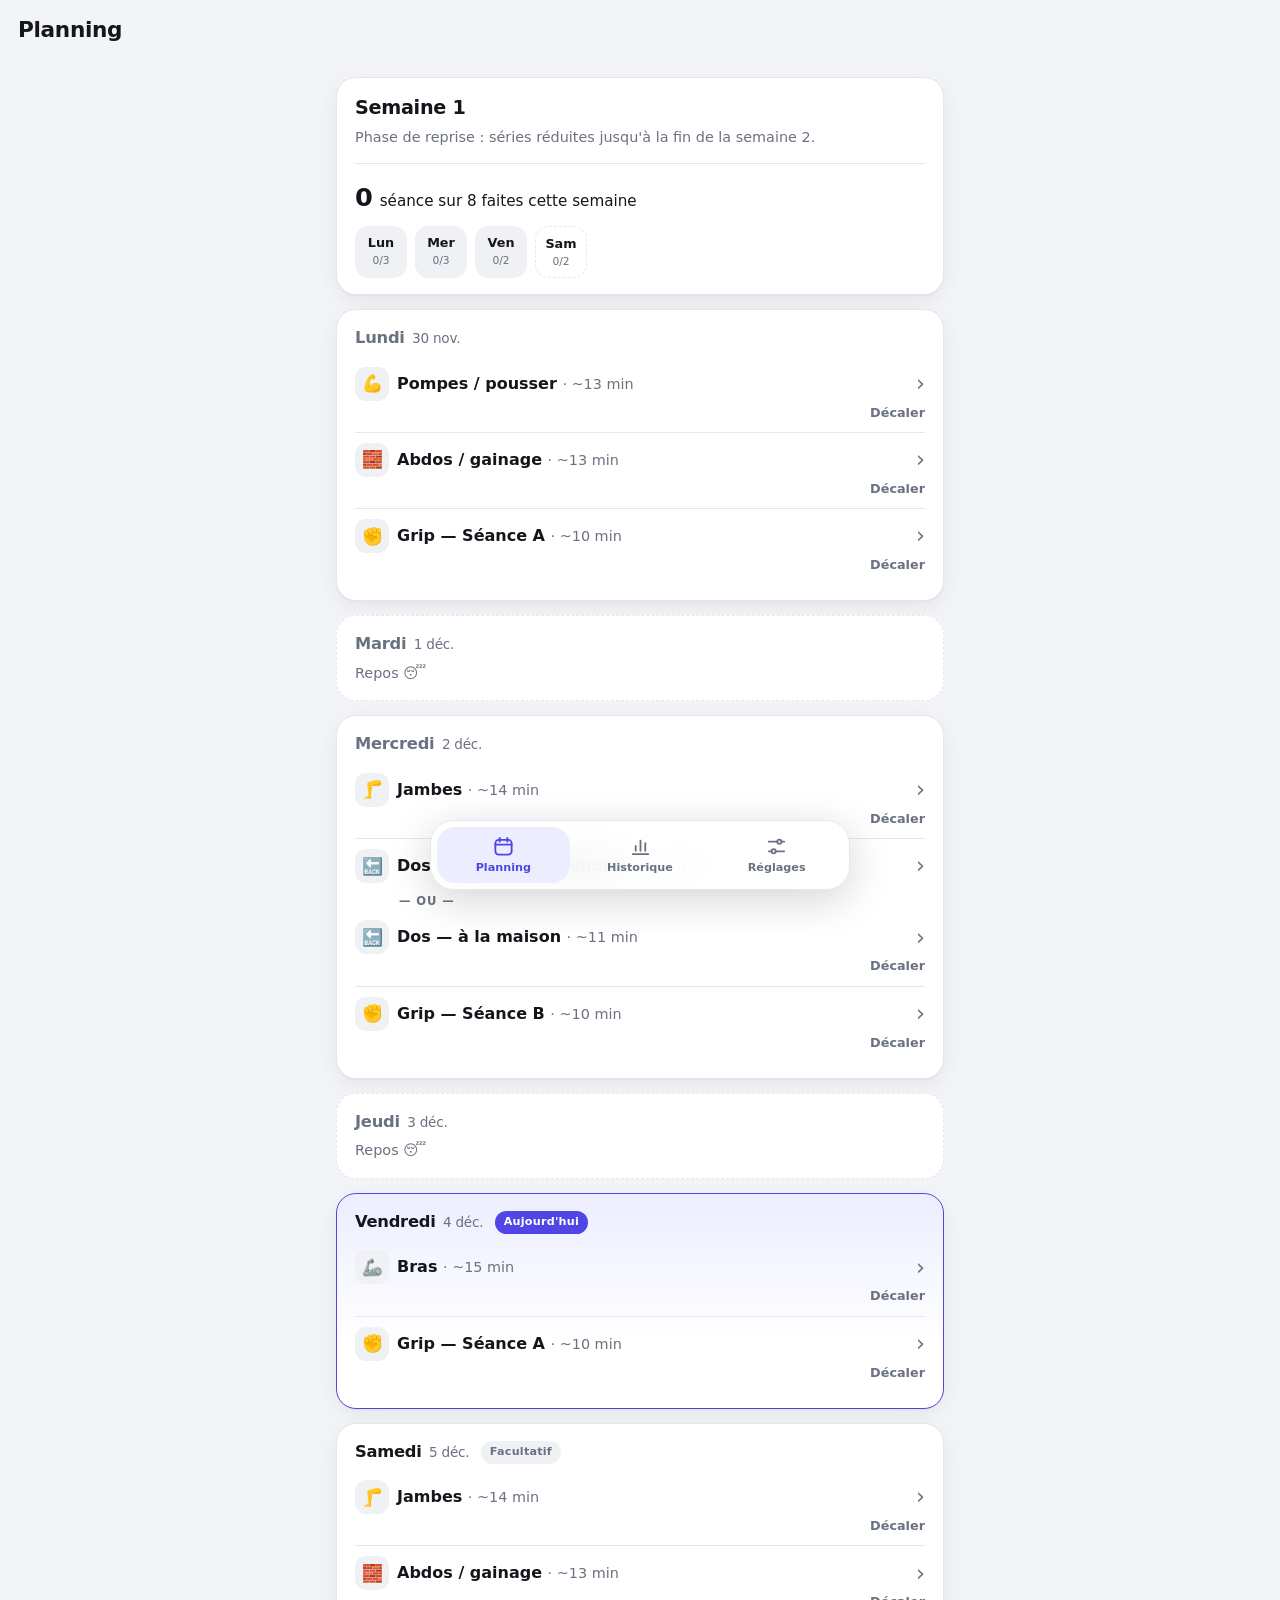
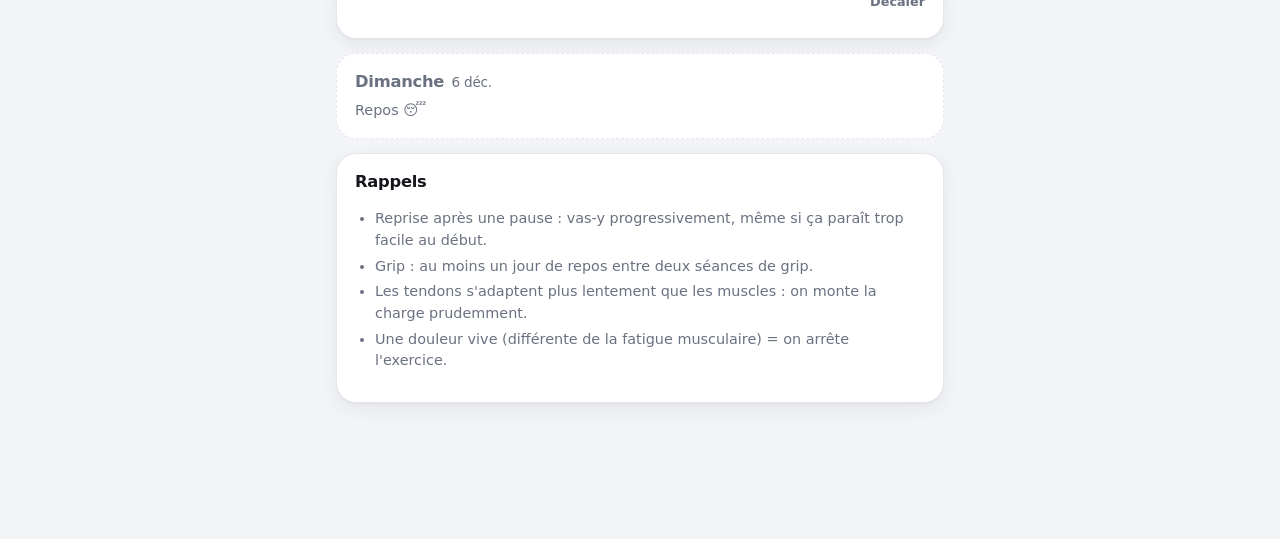
<file: index.html>
<!doctype html>
<html lang="fr">
<head>
  <meta charset="utf-8">
  <meta name="viewport" content="width=device-width, initial-scale=1, viewport-fit=cover">
  <title>Calisthénie</title>
  <!-- Couleur de la barre du navigateur sur téléphone (clair / sombre) -->
  <meta name="theme-color" content="#f3f4f7" media="(prefers-color-scheme: light)">
  <meta name="theme-color" content="#0b0c0f" media="(prefers-color-scheme: dark)">
  <link rel="stylesheet" href="style.css">
  <!-- Installation sur l'écran d'accueil (PWA) -->
  <link rel="manifest" href="manifest.json">
  <link rel="icon" href="icones/icone-192.png">
  <link rel="apple-touch-icon" href="icones/apple-touch-icon.png">
  <meta name="apple-mobile-web-app-capable" content="yes">
  <meta name="mobile-web-app-capable" content="yes">
  <meta name="apple-mobile-web-app-title" content="Calisthénie">
  <meta name="apple-mobile-web-app-status-bar-style" content="default">
</head>
<body>
  <!-- En-tête : titre de la page en cours -->
  <header class="entete">
    <button id="retour" class="retour" hidden aria-label="Retour">‹</button>
    <h1 id="titre">Planning</h1>
  </header>

  <!-- Contenu principal : app.js le remplit selon la page -->
  <main id="contenu"></main>

  <!-- Minuteur de repos (caché tant qu'il ne sert pas) -->
  <div id="minuteur" class="minuteur" hidden></div>

  <!-- Barre d'action d'un exercice (valider les séries sans défiler) -->
  <div id="barre-action" class="barre-action" hidden></div>

  <!-- Barre de navigation en bas -->
  <nav class="nav-bas">
    <a href="#/" data-onglet="planning">
      <svg viewBox="0 0 24 24" aria-hidden="true"><rect x="3.5" y="5" width="17" height="15.5" rx="3.5"/><path d="M3.5 10h17M8 3v4M16 3v4"/></svg>
      <span>Planning</span></a>
    <a href="#/historique" data-onglet="historique">
      <svg viewBox="0 0 24 24" aria-hidden="true"><path d="M4 20h16M7 16.5v-5M12 16.5V6M17 16.5v-8"/></svg>
      <span>Historique</span></a>
    <a href="#/reglages" data-onglet="reglages">
      <svg viewBox="0 0 24 24" aria-hidden="true"><path d="M4 7h9M17 7h3M4 17h3M11 17h9"/><circle cx="15" cy="7" r="2.2"/><circle cx="9" cy="17" r="2.2"/></svg>
      <span>Réglages</span></a>
  </nav>

  <!-- 1) tes données d'entraînement  2) le code de l'app -->
  <script src="programme.js"></script>
  <script src="illustrations.js"></script>
  <script src="app.js"></script>
</body>
</html>
</file>
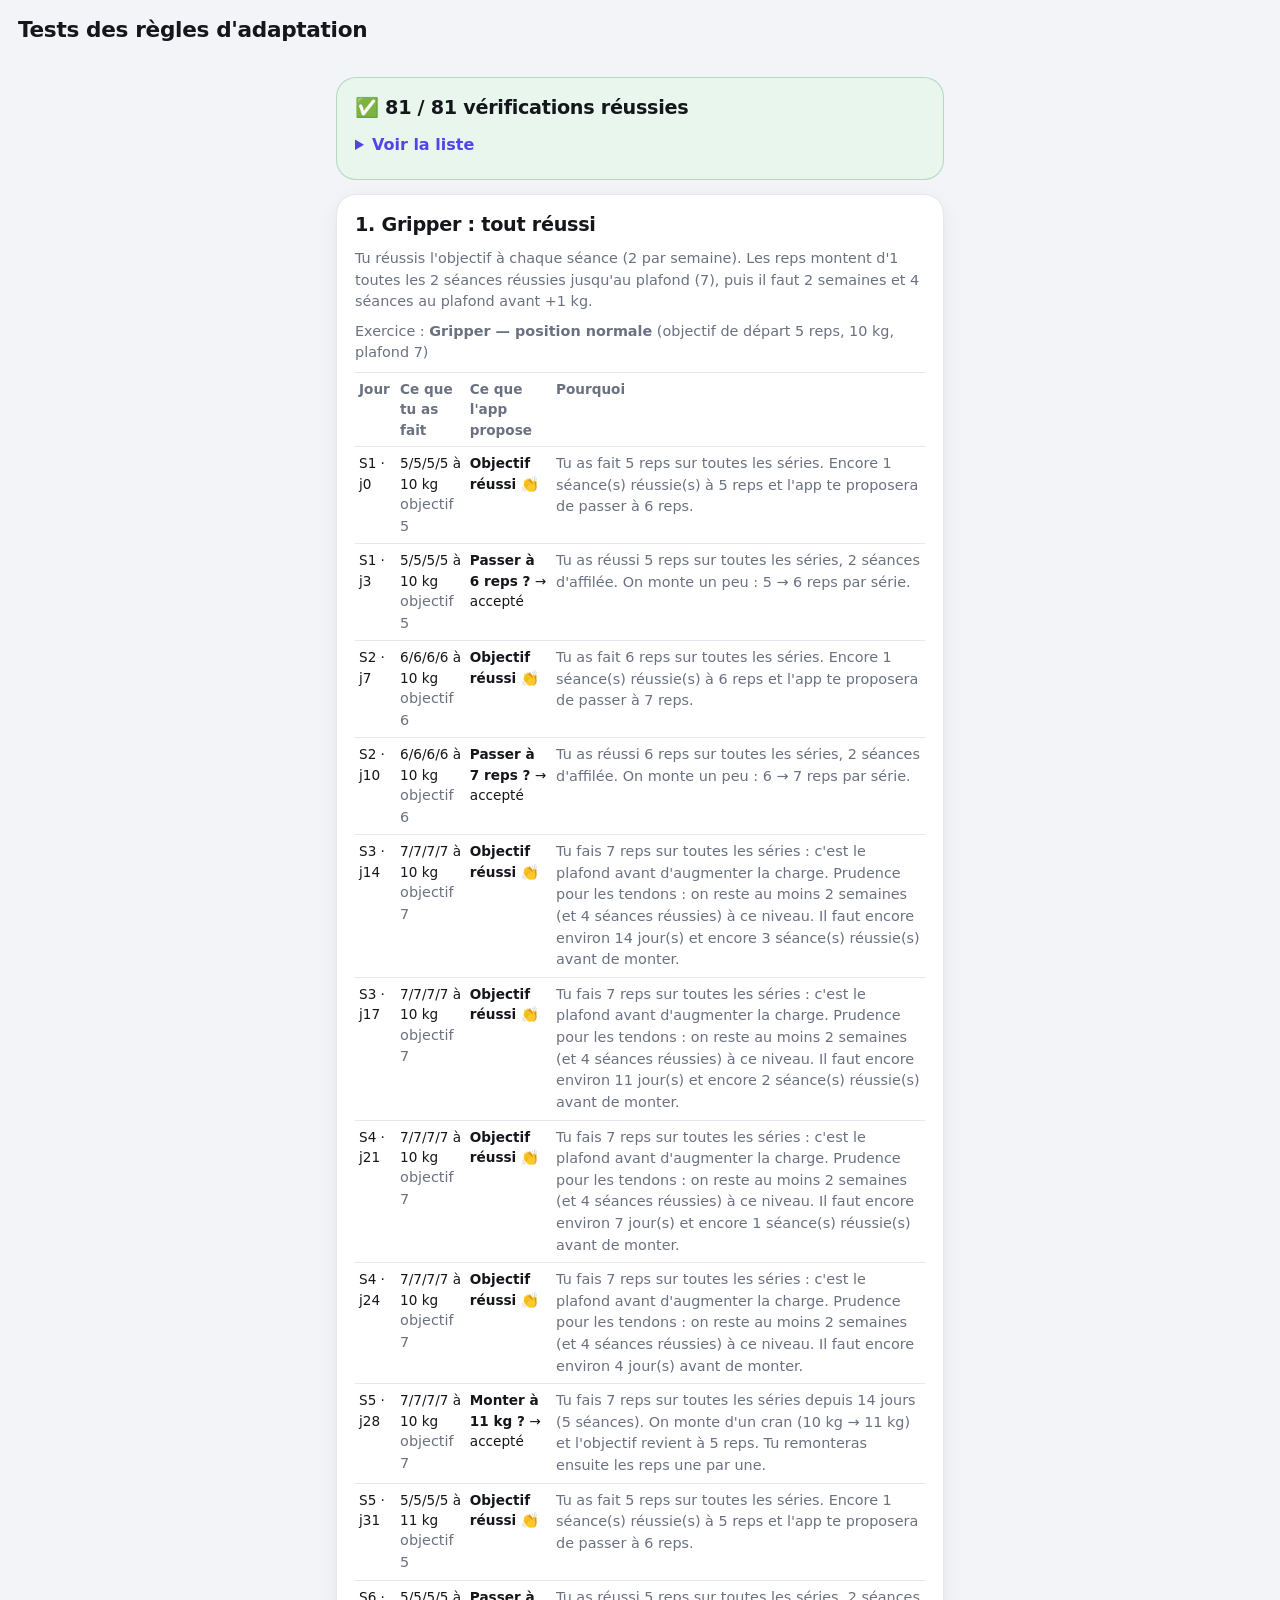
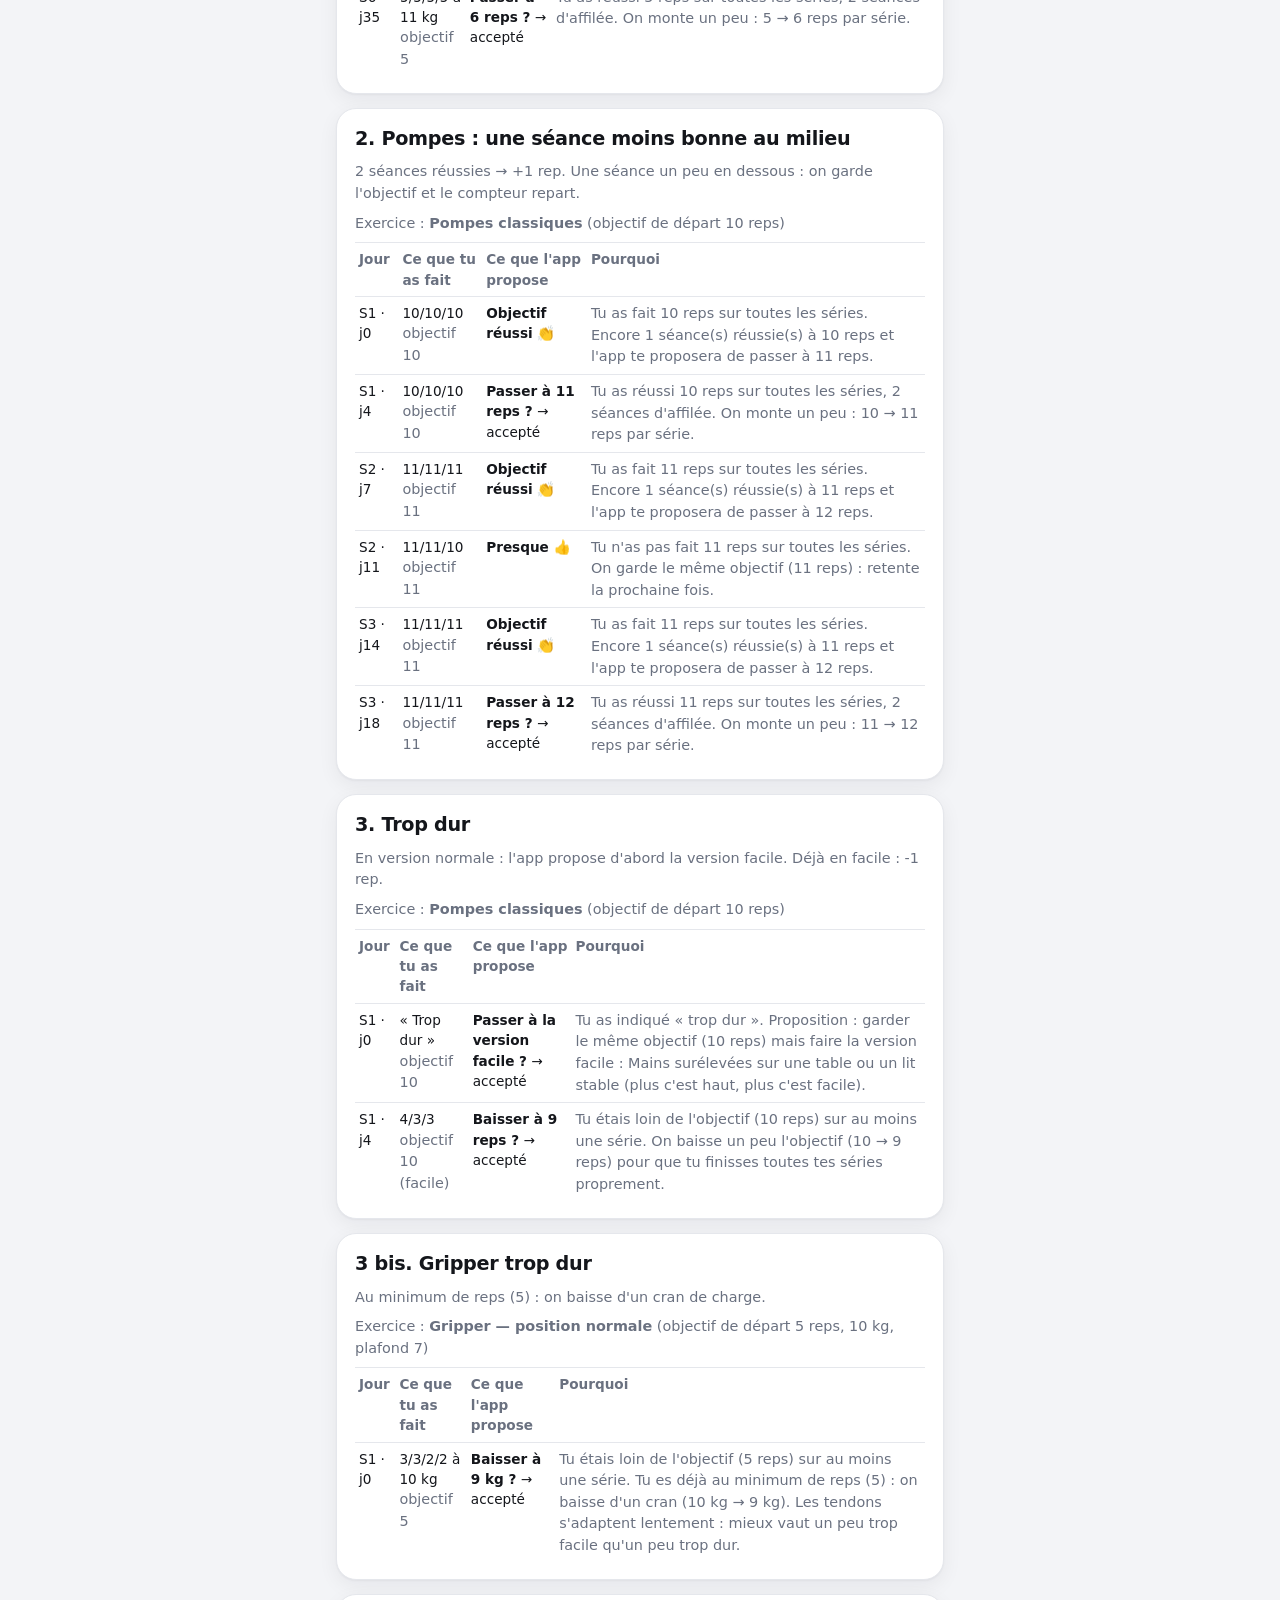
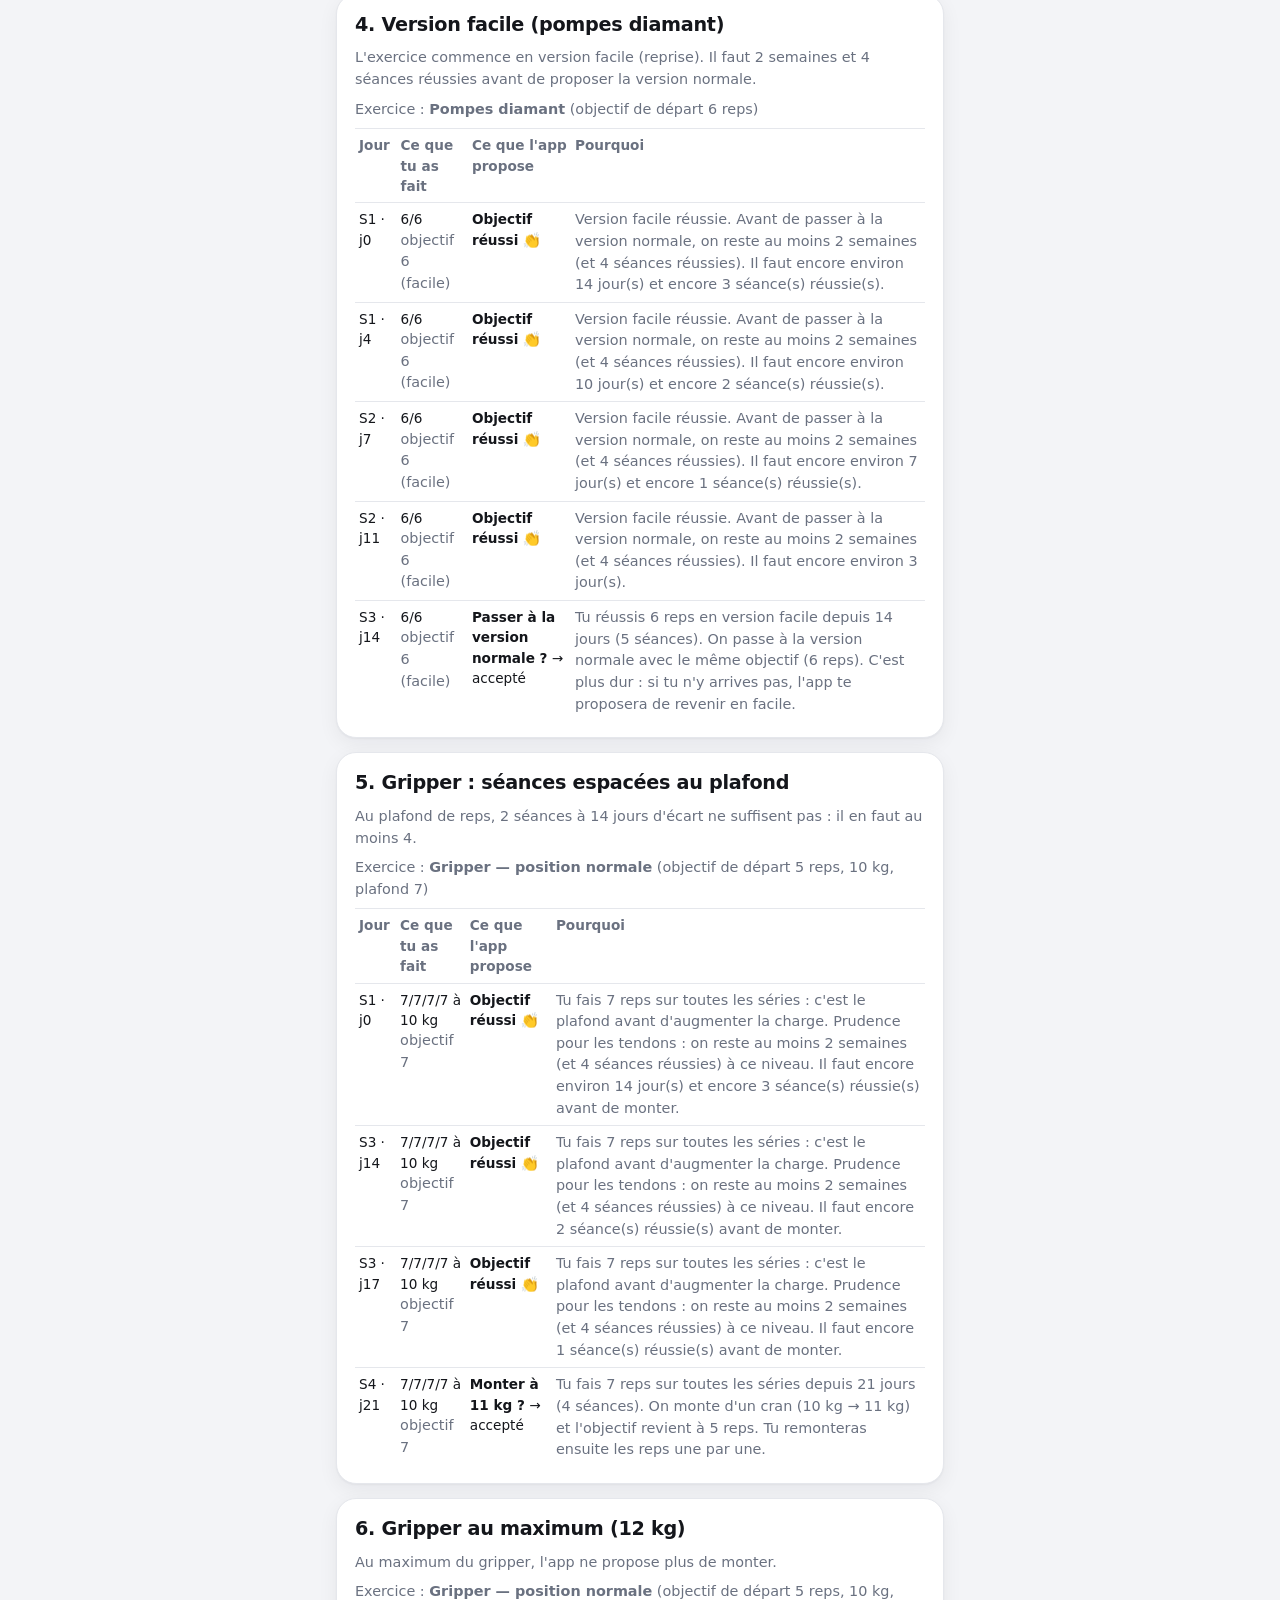
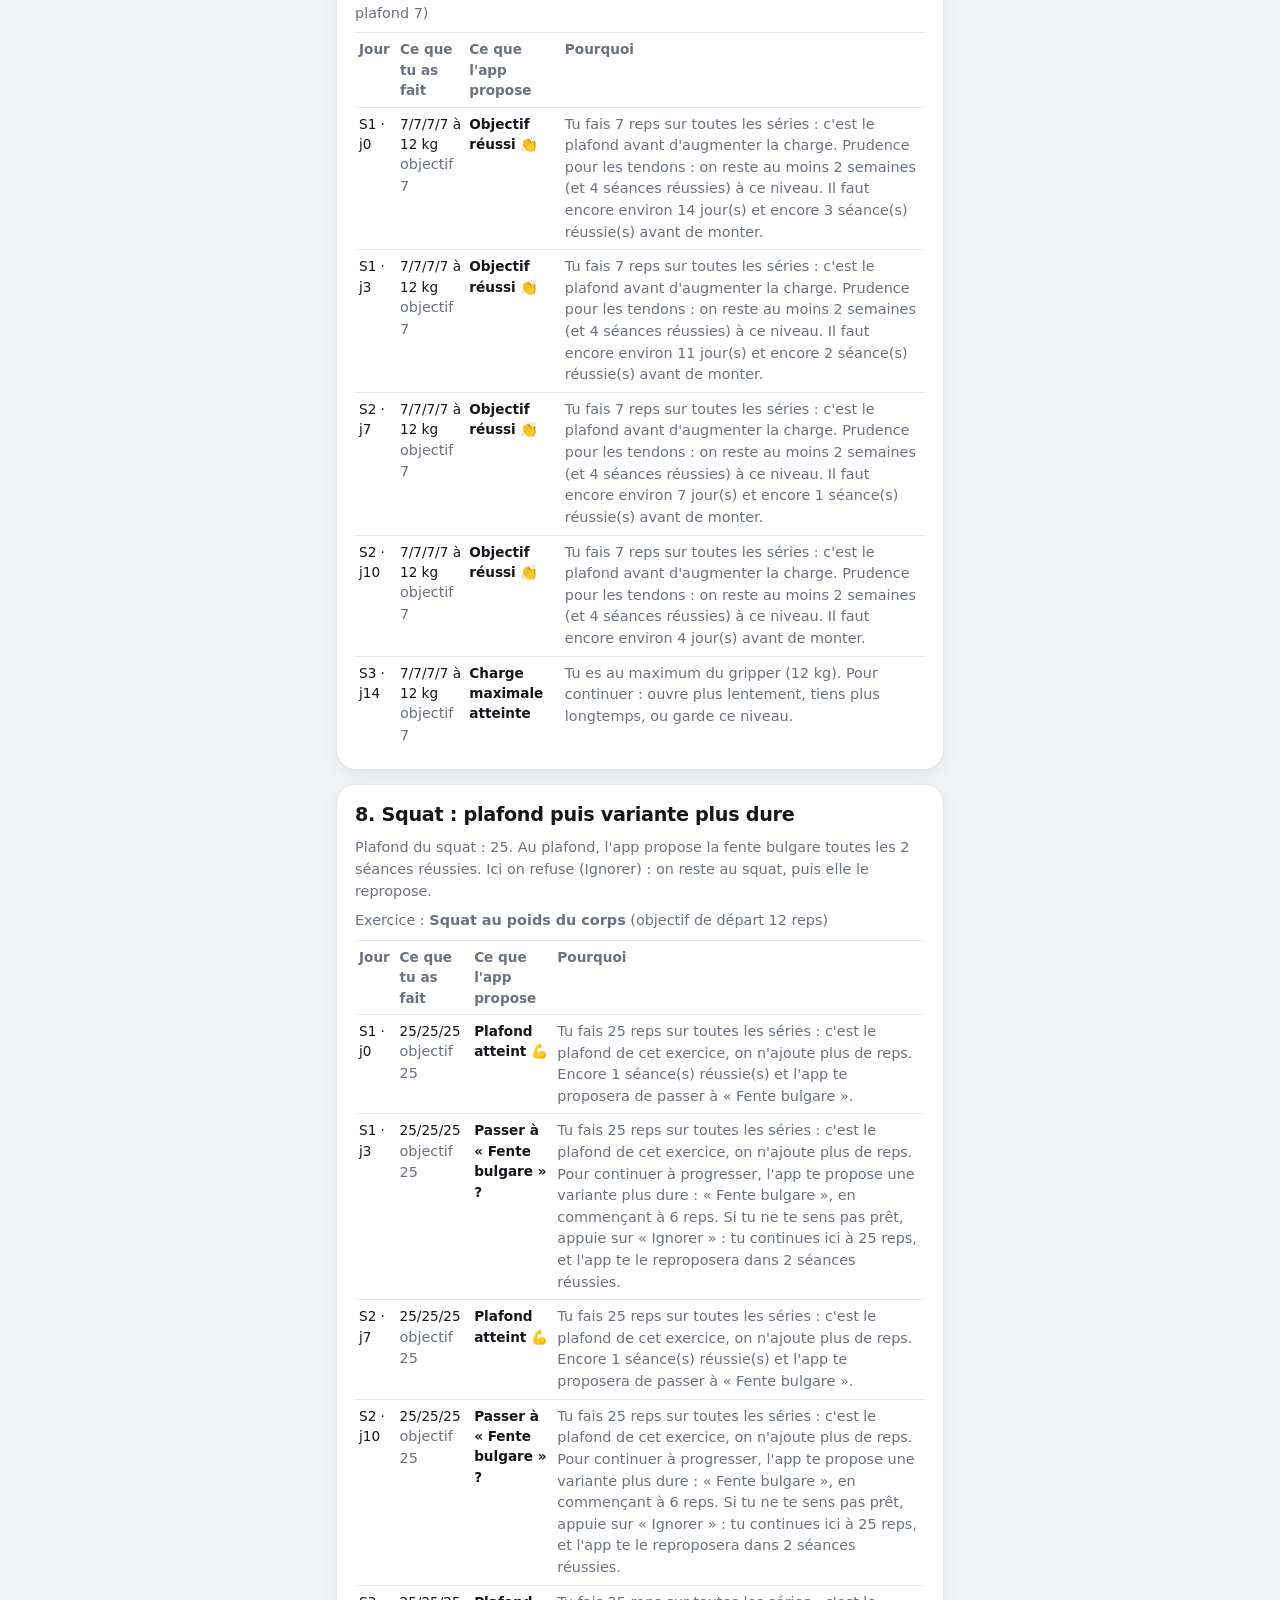
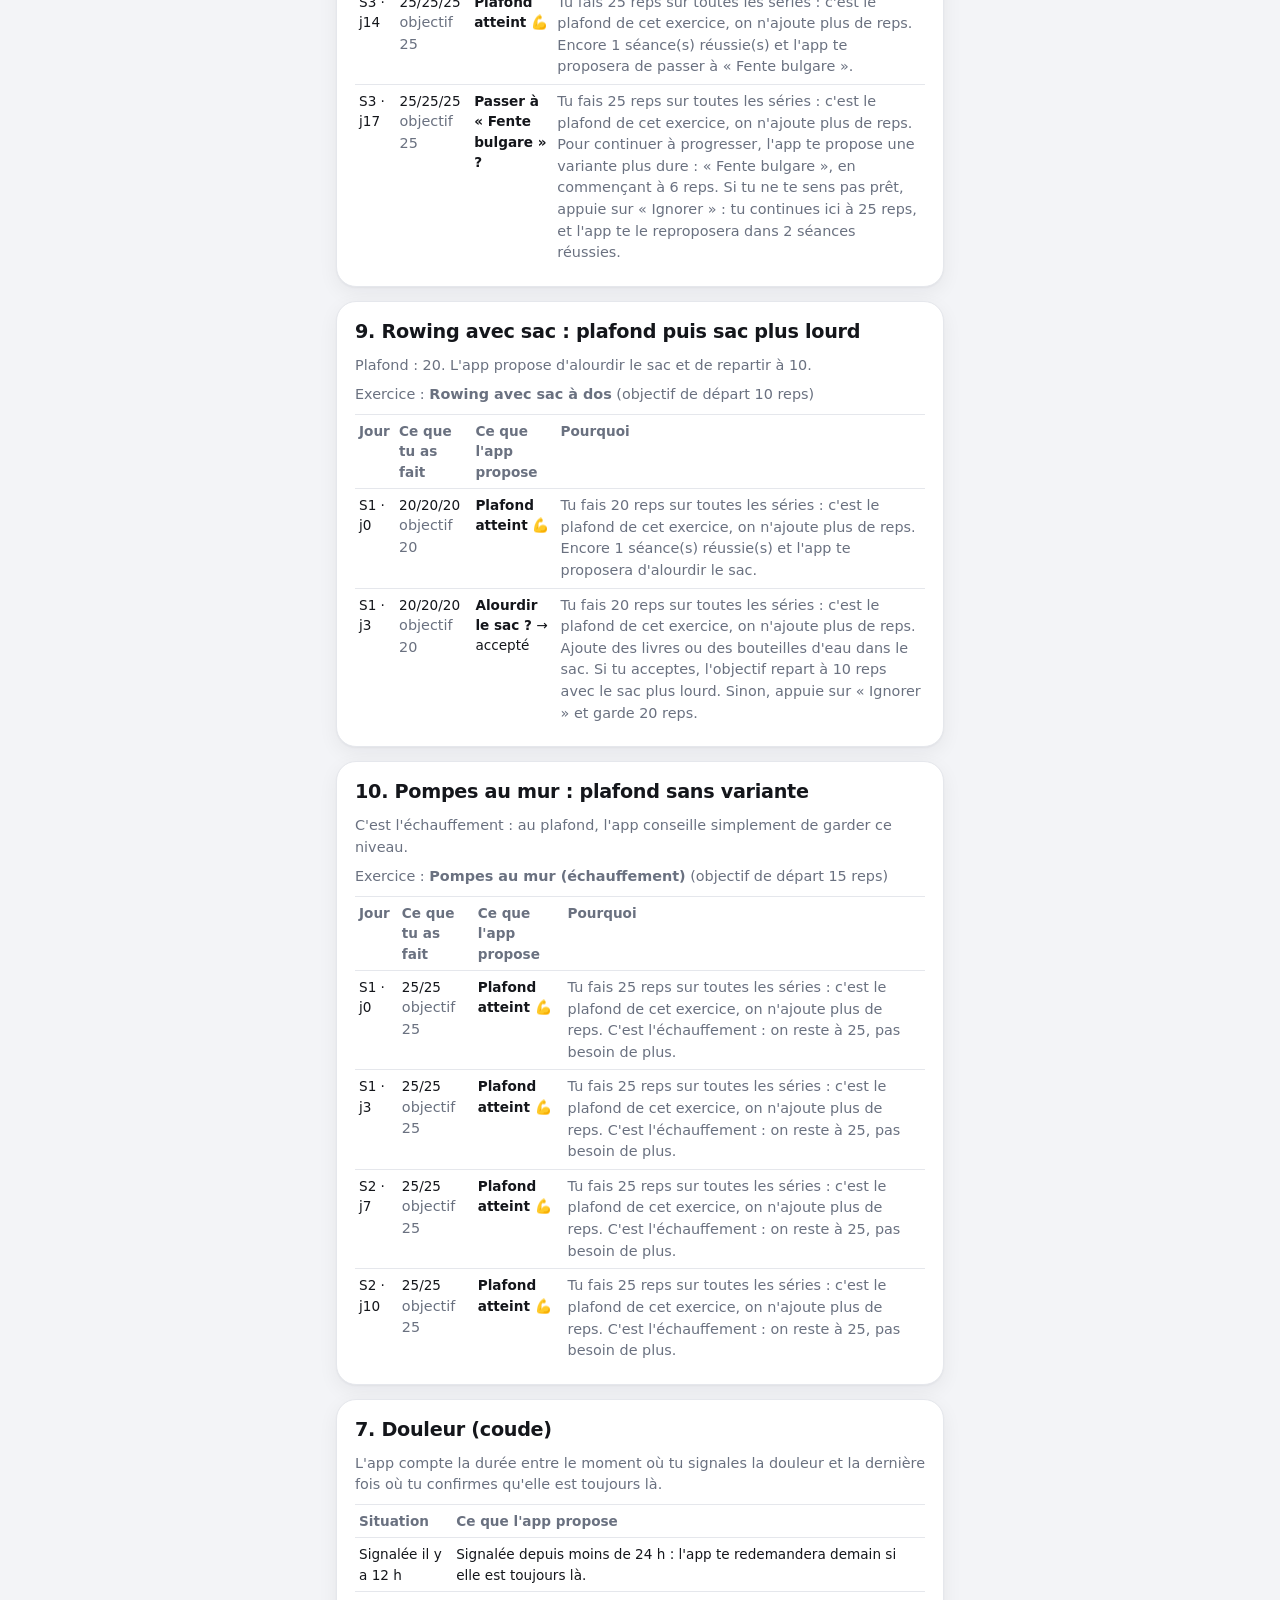
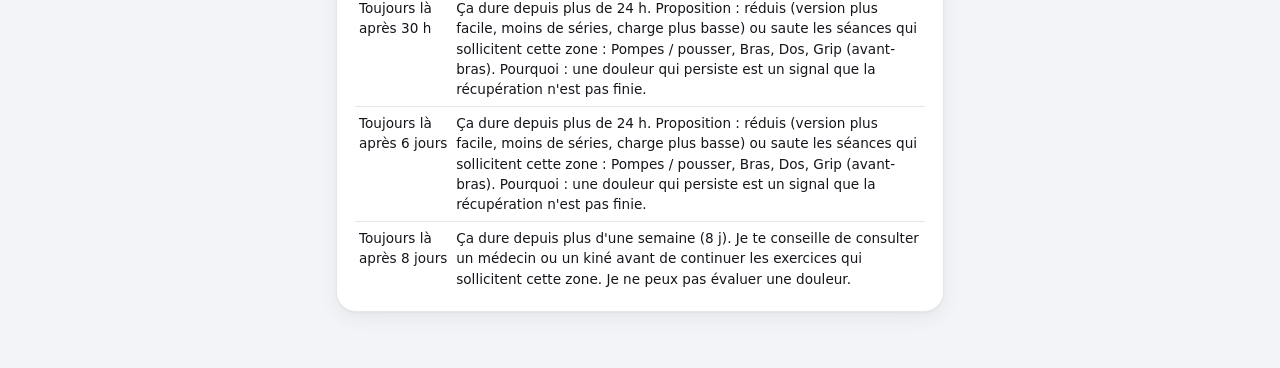
<file: tests.html>
<!doctype html>
<html lang="fr">
<head>
  <meta charset="utf-8">
  <meta name="viewport" content="width=device-width, initial-scale=1">
  <title>Tests des règles</title>
  <link rel="stylesheet" href="style.css">
  <style>
    body { padding-bottom: 24px; }
    table { width: 100%; border-collapse: collapse; font-size: 0.85rem; }
    th, td { text-align: left; vertical-align: top; padding: 6px 4px; border-top: 1px solid var(--bord); }
    th { color: var(--texte-doux); font-weight: 600; }
    .ok { color: var(--vert); font-weight: 700; }
    .ko { color: var(--rouge); font-weight: 700; }
    .defile { overflow-x: auto; }
    td.raison { min-width: 180px; }
  </style>
</head>
<body>
  <header class="entete"><h1>Tests des règles d'adaptation</h1></header>
  <main id="resultats">Tests en cours…</main>
  <!-- MODE_TEST : l'app utilise une mémoire à part, tes vraies données ne sont pas touchées -->
  <script>window.MODE_TEST = true;</script>
  <script src="programme.js"></script>
  <script src="app.js"></script>
  <script src="tests.js"></script>
</body>
</html>
</file>
<file: style.css>
/* =====================================================================
   STYLE.CSS — l'apparence de l'app.
   Toutes les couleurs sont définies une seule fois ici (les "tokens"),
   en version claire et en version sombre (automatique selon le téléphone).
   ===================================================================== */

/* ---------- Couleurs : mode clair ---------- */
:root {
  --fond: #f3f4f7;
  --carte: #ffffff;
  --carte-2: #f0f1f5;          /* fonds secondaires (champs, boutons discrets) */
  --texte: #14161b;
  --texte-doux: #6a7180;
  --bord: #e5e7ec;
  --accent: #4f46e5;           /* couleur principale (boutons, liens) */
  --accent-texte: #ffffff;     /* texte posé sur l'accent */
  --accent-doux: #eceeff;      /* fond teinté de l'accent */
  --vert: #15803d;   --vert-doux: #e8f6ed;
  --orange: #c2570c; --orange-doux: #fdf0e4;
  --rouge: #c81e1e;  --rouge-doux: #fdeaea;
  --surligne: var(--accent-doux);
  --ombre: 0 1px 2px rgba(20, 22, 27, 0.04), 0 6px 20px rgba(20, 22, 27, 0.06);
  --ombre-forte: 0 10px 40px rgba(20, 22, 27, 0.18);
  --verre: rgba(255, 255, 255, 0.78);      /* barre du bas */
  --fond-verre: rgba(243, 244, 247, 0.86); /* en-tête : même teinte que le fond */
  --rayon: 20px;
}

/* ---------- Couleurs : mode sombre ---------- */
@media (prefers-color-scheme: dark) {
  :root {
    --fond: #0b0c0f;
    --carte: #16181d;
    --carte-2: #1f2228;
    --texte: #f1f2f5;
    --texte-doux: #959cab;
    --bord: #252930;
    --accent: #8f8bff;
    --accent-texte: #0b0c0f;
    --accent-doux: rgba(143, 139, 255, 0.14);
    --vert: #4ade80;   --vert-doux: rgba(74, 222, 128, 0.12);
    --orange: #fb9a4b; --orange-doux: rgba(251, 154, 75, 0.13);
    --rouge: #f87171;  --rouge-doux: rgba(248, 113, 113, 0.13);
    --ombre: none;
    --ombre-forte: 0 10px 40px rgba(0, 0, 0, 0.55);
    --verre: rgba(22, 24, 29, 0.78);
    --fond-verre: rgba(11, 12, 15, 0.86);
  }
}

/* ---------- Base ---------- */
* { box-sizing: border-box; }
/* Un élément marqué « hidden » est toujours caché, quel que soit son style */
[hidden] { display: none !important; }

html { -webkit-text-size-adjust: 100%; }
body {
  margin: 0;
  font-family: system-ui, -apple-system, "Segoe UI", Roboto, "Helvetica Neue", sans-serif;
  font-size: 16px;
  background: var(--fond);
  color: var(--texte);
  line-height: 1.5;
  -webkit-font-smoothing: antialiased;
  -webkit-tap-highlight-color: transparent;
  /* place pour la barre du bas flottante */
  padding-bottom: calc(104px + env(safe-area-inset-bottom));
}
a { color: var(--accent); }
h1, h2, h3 { letter-spacing: -0.015em; }
p { margin: 8px 0; }
ul { padding-left: 20px; }
li { margin-bottom: 4px; }

/* ---------- En-tête (verre dépoli) ---------- */
.entete {
  position: sticky; top: 0; z-index: 5;
  display: flex; align-items: center; gap: 4px;
  padding: calc(14px + env(safe-area-inset-top)) 18px 12px;
  background: var(--fond-verre);
  -webkit-backdrop-filter: saturate(180%) blur(18px);
  backdrop-filter: saturate(180%) blur(18px);
  border-bottom: 1px solid transparent;
}
.entete h1 {
  font-size: 1.35rem; font-weight: 800; margin: 0;
  white-space: nowrap; overflow: hidden; text-overflow: ellipsis;
}
.retour {
  flex: 0 0 auto; width: 36px; height: 36px; margin-left: -8px;
  display: grid; place-items: center;
  font-size: 1.9rem; line-height: 1; padding-bottom: 4px;
  background: none; border: 0; border-radius: 12px;
  color: var(--accent); cursor: pointer;
}
.retour:active { background: var(--accent-doux); }

main { padding: 18px 16px; max-width: 640px; margin: 0 auto; }

/* ---------- Cartes ---------- */
.carte {
  display: block;
  background: var(--carte);
  border: 1px solid var(--bord);
  border-radius: var(--rayon);
  box-shadow: var(--ombre);
  padding: 16px 18px;
  margin-bottom: 14px;
  color: inherit; text-decoration: none;
}
a.carte { transition: transform 0.12s ease; }
a.carte:active { transform: scale(0.985); }
.carte h2 { margin: 0 0 4px; font-size: 1.2rem; font-weight: 800; }
.carte h3 { margin: 0 0 6px; font-size: 1.02rem; font-weight: 700; }

.carte.aujourdhui {
  border: 1.5px solid var(--accent);
  background: linear-gradient(180deg, var(--accent-doux), transparent 70%), var(--carte);
}
/* Jours de repos et jours passés : même fond que les autres cartes, seul le titre est plus discret */
.carte.repos { border-style: dashed; box-shadow: none; }
.carte.repos h3, .carte.passe:not(.aujourdhui) h3 { color: var(--texte-doux); }

.doux { color: var(--texte-doux); font-size: 0.9rem; }
.centre { text-align: center; }

h2.section {
  font-size: 0.78rem; font-weight: 700; text-transform: uppercase; letter-spacing: 0.08em;
  color: var(--texte-doux); margin: 22px 4px 10px;
}

.badge {
  display: inline-block; font-size: 0.7rem; font-weight: 700; letter-spacing: 0.02em;
  padding: 3px 9px; border-radius: 99px;
  background: var(--accent); color: var(--accent-texte);
  vertical-align: middle; margin-left: 6px;
}
.badge.gris { background: var(--carte-2); color: var(--texte-doux); }
.date-jour { font-weight: 500; font-size: 0.85rem; margin-left: 2px; }

/* ---------- Planning : séances d'un jour ---------- */
.element + .element { border-top: 1px solid var(--bord); margin-top: 2px; }
.lien-seance {
  display: flex; justify-content: space-between; align-items: center; gap: 10px;
  padding: 10px 0; color: inherit; text-decoration: none; font-weight: 600;
}
.lien-seance .doux { font-weight: 400; }
.lien-seance .fleche { color: var(--texte-doux); font-size: 1.4rem; font-weight: 400; }
.icone-cat {
  display: inline-grid; place-items: center; vertical-align: middle;
  width: 34px; height: 34px; margin-right: 8px; border-radius: 11px;
  background: var(--carte-2); font-size: 1.05rem;
}
.ou {
  font-size: 0.72rem; font-weight: 700; text-transform: uppercase; letter-spacing: 0.08em;
  color: var(--texte-doux); padding: 0 0 0 44px;
}
.ligne-decaler {
  display: flex; justify-content: space-between; align-items: center;
  font-size: 0.8rem; margin: -10px 0 8px 44px;
}
.ligne-decaler .lien { font-size: 0.8rem; padding: 2px 0; color: var(--texte-doux); }
.form-decaler {
  background: var(--carte-2); border-radius: 16px;
  padding: 12px 14px; margin: 6px 0 12px;
}
.form-decaler label { margin-top: 0; }

/* Résumé de la semaine */
.bilan { margin-top: 14px; padding-top: 14px; border-top: 1px solid var(--bord); }
.bilan-chiffre { font-size: 0.95rem; }
.bilan-chiffre strong { font-size: 1.6rem; font-weight: 800; margin-right: 2px; }
.pastilles-jours { display: flex; gap: 8px; margin-top: 10px; flex-wrap: wrap; }
.pastille-jour {
  display: flex; flex-direction: column; align-items: center; gap: 1px; min-width: 52px;
  padding: 7px 8px; border-radius: 14px; background: var(--carte-2);
  font-size: 0.8rem; font-weight: 700;
}
.pastille-jour small { font-weight: 500; color: var(--texte-doux); }
.pastille-jour.partiel { background: var(--orange-doux); }
.pastille-jour.complet { background: var(--vert-doux); }
.pastille-jour.facultatif { background: transparent; border: 1.5px dashed var(--bord); }

/* ---------- Séance : liste des exercices ---------- */
.ligne-exo { display: flex; gap: 14px; align-items: center; }
.ligne-exo .num {
  flex: 0 0 36px; height: 36px; border-radius: 12px;
  background: var(--accent-doux); color: var(--accent);
  display: grid; place-items: center; font-weight: 800;
}
.ligne-exo .infos { flex: 1; min-width: 0; }
.ligne-exo .infos strong { font-weight: 700; }
.ligne-exo .infos .doux { font-size: 0.84rem; }
.ligne-exo .fleche { font-size: 1.4rem; }
.ligne-exo.fait { opacity: 0.7; }
.ligne-exo.fait .num { background: var(--vert); color: var(--carte); }
.etiquette-facile {
  display: inline-block; font-size: 0.68rem; font-weight: 700; letter-spacing: 0.02em;
  padding: 1px 8px; border-radius: 99px;
  background: var(--orange-doux); color: var(--orange);
}

/* ---------- Fiche d'exercice ---------- */
.grille { display: grid; grid-template-columns: 1fr 1fr; gap: 10px; margin-bottom: 14px; }
.case {
  background: var(--carte); border: 1px solid var(--bord); border-radius: 18px;
  box-shadow: var(--ombre); padding: 12px 14px;
}
.etiquette, .case .etiquette {
  font-size: 0.7rem; font-weight: 700; color: var(--texte-doux);
  text-transform: uppercase; letter-spacing: 0.07em;
}
.case .valeur { font-size: 1.35rem; font-weight: 800; letter-spacing: -0.01em; }

.carte.resistance { background: linear-gradient(135deg, var(--accent-doux), transparent 75%), var(--carte); }
.niveau-resistance { font-size: 1.5rem; font-weight: 800; letter-spacing: -0.02em; margin: 2px 0 4px; }
.carte.resistance .note { margin: 12px 0 0; }

ol.etapes { padding-left: 0; margin: 4px 0 8px; list-style: none; counter-reset: etape; }
ol.etapes li {
  counter-increment: etape; position: relative;
  padding: 2px 0 2px 36px; margin-bottom: 10px;
}
ol.etapes li::before {
  content: counter(etape); position: absolute; left: 0; top: 1px;
  width: 24px; height: 24px; border-radius: 8px;
  display: grid; place-items: center;
  background: var(--accent-doux); color: var(--accent);
  font-size: 0.78rem; font-weight: 800;
}

.note {
  padding: 10px 14px; margin: 0 0 12px;
  background: var(--orange-doux); border-radius: 14px; font-size: 0.92rem;
}

/* Blocs repliables */
details > summary { cursor: pointer; color: var(--accent); padding: 6px 0; font-weight: 600; }
details.carte > summary { color: inherit; list-style: none; display: flex; align-items: center; justify-content: space-between; }
details.carte > summary::-webkit-details-marker { display: none; }
details.carte > summary h3 { display: inline; margin: 0; }
details.carte > summary::after {
  content: "›"; font-size: 1.4rem; line-height: 1; color: var(--texte-doux);
  transform: rotate(90deg); transition: transform 0.2s ease;
}
details.carte:not([open]) > summary::after { transform: rotate(0deg); }
details.carte[open] > summary { margin-bottom: 10px; }

/* Choix de version */
.choix-version {
  display: flex; gap: 4px; padding: 4px; margin: 4px 0 6px;
  background: var(--carte-2); border-radius: 14px;
}
.choix-version button {
  flex: 1; font: inherit; font-weight: 700; padding: 10px; border: 0; border-radius: 11px;
  cursor: pointer; background: transparent; color: var(--texte-doux);
  transition: background 0.15s ease, color 0.15s ease;
}
.choix-version button.actif { background: var(--carte); color: var(--texte); box-shadow: 0 1px 4px rgba(0,0,0,0.12); }

/* ---------- Boutons ---------- */
.bouton {
  display: block; width: 100%;
  font: inherit; font-size: 1rem; font-weight: 700;
  padding: 15px; border-radius: 16px; border: 0;
  background: var(--accent); color: var(--accent-texte);
  cursor: pointer; text-align: center; text-decoration: none;
  margin-bottom: 10px;
  transition: transform 0.12s ease, opacity 0.15s ease;
}
.bouton:active { transform: scale(0.98); }
.bouton.secondaire { background: var(--carte-2); color: var(--texte); }
.bouton.petit { padding: 11px 14px; font-size: 0.93rem; border-radius: 14px; }
.bouton.danger { background: var(--rouge-doux); color: var(--rouge); }
.bouton:disabled { opacity: 0.45; cursor: not-allowed; transform: none; }
.rangee { display: flex; gap: 8px; flex-wrap: wrap; margin-top: 10px; }
.rangee .bouton { width: auto; flex: 1; margin-bottom: 0; }
.lien {
  background: none; border: 0; padding: 6px 0; font: inherit; font-weight: 600;
  color: var(--accent); text-decoration: none; cursor: pointer; display: inline-block;
}

/* Les trois gros boutons de suivi */
.gros {
  display: flex; flex-direction: column; align-items: flex-start; width: 100%;
  font: inherit; font-size: 1.12rem; font-weight: 800; text-align: left;
  padding: 16px 18px; margin-bottom: 10px; border-radius: 18px; cursor: pointer;
  border: 1.5px solid transparent; color: var(--texte);
  transition: transform 0.12s ease;
}
.gros small { font-size: 0.82rem; font-weight: 500; color: var(--texte-doux); margin-top: 2px; }
.gros:active { transform: scale(0.98); }
.gros.vert   { background: var(--vert-doux);   border-color: color-mix(in srgb, var(--vert) 30%, transparent); }
.gros.orange { background: var(--orange-doux); border-color: color-mix(in srgb, var(--orange) 30%, transparent); }
.gros.rouge  { background: var(--rouge-doux);  border-color: color-mix(in srgb, var(--rouge) 30%, transparent); }

/* ---------- Champs ---------- */
input, select, textarea {
  font: inherit; color: var(--texte); background: var(--carte-2);
  border: 1.5px solid transparent; border-radius: 14px; padding: 12px 14px; width: 100%;
  outline: none; transition: border-color 0.15s ease, background 0.15s ease;
}
input:focus, select:focus, textarea:focus { border-color: var(--accent); background: var(--carte); }
select {
  appearance: none; -webkit-appearance: none; padding-right: 38px;
  background-image: linear-gradient(45deg, transparent 50%, var(--texte-doux) 50%), linear-gradient(135deg, var(--texte-doux) 50%, transparent 50%);
  background-position: calc(100% - 20px) 52%, calc(100% - 15px) 52%;
  background-size: 5px 5px; background-repeat: no-repeat;
}
textarea { resize: vertical; }
label { display: block; font-weight: 700; font-size: 0.9rem; margin: 12px 0 6px; }
input.a-preciser { border: 1.5px dashed var(--orange); background: var(--orange-doux); }
select:invalid { border: 1.5px dashed var(--orange); }

/* Douleur */
fieldset.douleur { border: 0; background: var(--carte-2); border-radius: 16px; margin: 4px 0 14px; padding: 10px 14px 12px; }
fieldset.douleur legend { float: left; width: 100%; font-weight: 700; font-size: 0.9rem; padding: 0; margin-bottom: 2px; }
.case-a-cocher { display: inline-flex; align-items: center; gap: 8px; font-weight: 500; margin: 6px 16px 6px 0; }
.case-a-cocher input { width: 20px; height: 20px; padding: 0; accent-color: var(--accent); }
#douleur-note { margin-top: 8px; background: var(--carte); }

/* Saisie détaillée */
#detail { margin-top: 4px; }
.ligne-serie { display: flex; align-items: center; gap: 12px; margin: 8px 0; }
.ligne-serie label { margin: 0; min-width: 72px; font-weight: 600; }
.ligne-serie input { width: 96px; text-align: center; font-weight: 700; }
.deux-colonnes { display: grid; grid-template-columns: 1fr 1fr; gap: 12px; }

/* Séries en cours */
.pastilles { display: flex; gap: 8px; margin: 8px 0 14px; flex-wrap: wrap; }
.pastille {
  width: 38px; height: 38px; border-radius: 12px; display: grid; place-items: center;
  background: var(--carte-2); font-weight: 800; color: var(--texte-doux);
  transition: background 0.2s ease;
}
.pastille.faite { background: var(--vert); color: var(--carte); }

/* ---------- Cartes d'état (teintées) ---------- */
.carte.succes  { background: var(--vert-doux);   border-color: color-mix(in srgb, var(--vert) 25%, transparent); box-shadow: none; }
.carte.alerte  { background: var(--rouge-doux);  border-color: color-mix(in srgb, var(--rouge) 25%, transparent); box-shadow: none; }
.carte.rappel  { background: var(--orange-doux); border-color: color-mix(in srgb, var(--orange) 25%, transparent); box-shadow: none; }
.carte.proposition { border-color: color-mix(in srgb, var(--accent) 35%, transparent); }
.carte.proposition.monter  { background: var(--vert-doux);   border-color: color-mix(in srgb, var(--vert) 25%, transparent); box-shadow: none; }
.carte.proposition.baisser { background: var(--orange-doux); border-color: color-mix(in srgb, var(--orange) 25%, transparent); box-shadow: none; }
.carte.succes .bouton.secondaire, .carte.alerte .bouton.secondaire, .carte.rappel .bouton.secondaire,
.carte.proposition .bouton.secondaire { background: var(--carte); }

.ligne-histo { padding: 9px 0; border-top: 1px solid var(--bord); font-size: 0.93rem; }
.ligne-histo:first-of-type { border-top: 0; }
.ligne-histo a { text-decoration: none; font-weight: 700; }

/* Dictée */
.confirmation { margin-top: 16px; padding-top: 14px; border-top: 1px solid var(--bord); }
.confirmation h3 { font-size: 1rem; }
.avertissement { color: var(--orange); font-weight: 600; font-size: 0.92rem; }
.erreur { color: var(--rouge); font-weight: 600; font-size: 0.92rem; margin: 6px 0; }

/* Échauffement */
.carte.echauffement { background: linear-gradient(135deg, var(--orange-doux), transparent 80%), var(--carte); }
.carte.echauffement.replie { display: flex; justify-content: space-between; align-items: center; padding: 12px 18px; background: var(--carte); }
ol.mouvements { padding-left: 0; margin: 8px 0 12px; list-style: none; }
ol.mouvements li { margin-bottom: 6px; padding: 10px 12px; border-radius: 14px; background: var(--carte-2); }
ol.mouvements li.en-cours { background: var(--accent-doux); box-shadow: inset 0 0 0 1.5px var(--accent); }
ol.mouvements li.fait { opacity: 0.5; }

/* ---------- Graphiques ---------- */
.graphique { width: 100%; height: auto; display: block; margin-top: 8px; }
.graphique .grille-ligne { stroke: var(--bord); stroke-width: 1; }
.graphique .axe { fill: var(--texte-doux); font-size: 10px; }
.graphique .bande { fill: var(--accent); opacity: 0.08; }
.graphique .courbe { fill: none; stroke: var(--accent); stroke-width: 2.5; stroke-linejoin: round; stroke-linecap: round; }
.graphique .marque { fill: var(--accent); stroke: var(--carte); stroke-width: 2; }
.graphique .cible-toucher { fill: transparent; cursor: pointer; }
.graphique .point.actif .marque { r: 7; }
.graphique .barre { fill: var(--accent); opacity: 0.85; }
.graphique .point.actif .barre { opacity: 1; fill: var(--vert); }
.graphique .objectif { stroke: var(--texte); stroke-width: 2; stroke-dasharray: 3 3; opacity: 0.6; }
.info-point { min-height: 1.4em; margin-top: 6px; font-weight: 600; }

/* ---------- Minuteur (panneau flottant) ---------- */
.minuteur {
  position: fixed; left: 12px; right: 12px; z-index: 6; overflow: hidden;
  bottom: calc(92px + env(safe-area-inset-bottom));
  max-width: 616px; margin: 0 auto;
  background: var(--carte); border: 1px solid var(--bord); border-radius: 22px;
  padding: 14px 14px 12px; box-shadow: var(--ombre-forte);
}
.minuteur-barre {
  position: absolute; left: 0; top: 0; height: 4px;
  background: var(--accent); border-radius: 0 4px 4px 0; transition: width 0.25s linear;
}
.minuteur-haut { display: flex; justify-content: space-between; align-items: center; gap: 10px; padding: 0 4px; }
.minuteur-titre { font-weight: 700; font-size: 0.92rem; color: var(--texte-doux); }
.minuteur-temps { font-size: 2.2rem; font-weight: 800; letter-spacing: -0.03em; font-variant-numeric: tabular-nums; line-height: 1.1; }
.minuteur-boutons { display: flex; gap: 6px; margin-top: 10px; }
.minuteur-boutons button {
  flex: 1; font: inherit; font-size: 0.88rem; font-weight: 700; padding: 11px 4px;
  border-radius: 13px; border: 0; background: var(--carte-2); color: var(--texte); cursor: pointer;
}
.minuteur-boutons button:active { transform: scale(0.97); }
.minuteur-boutons button.principal { flex: 1.7; background: var(--accent); color: var(--accent-texte); }
body.avec-minuteur { padding-bottom: calc(240px + env(safe-area-inset-bottom)); }

/* ---------- Barre du bas (flottante, verre dépoli) ---------- */
.nav-bas {
  position: fixed; z-index: 5;
  left: 12px; right: 12px; bottom: calc(10px + env(safe-area-inset-bottom));
  max-width: 420px; margin: 0 auto;
  display: flex; justify-content: space-around; gap: 4px; padding: 6px;
  background: var(--verre);
  -webkit-backdrop-filter: saturate(180%) blur(18px);
  backdrop-filter: saturate(180%) blur(18px);
  border: 1px solid var(--bord); border-radius: 24px;
  box-shadow: var(--ombre-forte);
}
.nav-bas a {
  flex: 1; display: flex; flex-direction: column; align-items: center; gap: 2px;
  text-decoration: none; color: var(--texte-doux);
  padding: 8px 6px 6px; border-radius: 18px;
  transition: background 0.15s ease, color 0.15s ease;
}
.nav-bas svg {
  width: 23px; height: 23px; fill: none; stroke: currentColor;
  stroke-width: 1.9; stroke-linecap: round; stroke-linejoin: round;
}
.nav-bas a span { font-size: 0.7rem; font-weight: 700; }
.nav-bas a.actif { color: var(--accent); background: var(--accent-doux); }

/* ---------- Message temporaire ---------- */
.toast {
  position: fixed; left: 50%; transform: translateX(-50%);
  bottom: calc(100px + env(safe-area-inset-bottom)); z-index: 10;
  background: var(--texte); color: var(--fond);
  padding: 11px 18px; border-radius: 99px; font-size: 0.9rem; font-weight: 600;
  max-width: calc(100% - 32px); text-align: center; box-shadow: var(--ombre-forte);
  animation: toast-entree 0.2s ease;
}
@keyframes toast-entree { from { opacity: 0; transform: translate(-50%, 8px); } }
body.avec-minuteur .toast { bottom: calc(250px + env(safe-area-inset-bottom)); }

/* Moins d'animations si le téléphone le demande */
@media (prefers-reduced-motion: reduce) {
  *, *::before, *::after { transition: none !important; animation: none !important; }
}

/* ---------- Schéma des muscles ---------- */
.schema-muscles svg { display: block; width: 100%; max-width: 320px; margin: 4px auto 6px; }
.schema-muscles .muscle { fill: var(--carte-2); stroke: var(--carte); stroke-width: 1.5; }
.schema-muscles .neutre { fill: var(--carte-2); stroke: var(--carte); stroke-width: 1.5; opacity: 0.8; }
.schema-muscles .muscle.principal { fill: var(--accent); }
.schema-muscles .muscle.secondaire { fill: color-mix(in srgb, var(--accent) 42%, var(--carte-2)); }
.schema-muscles .vue { fill: var(--texte-doux); font-size: 10px; font-weight: 700; letter-spacing: 0.06em; text-transform: uppercase; }
.legende-muscles { display: grid; gap: 6px; margin-top: 6px; font-size: 0.92rem; }
.legende-muscles div { display: flex; gap: 10px; align-items: baseline; }
.legende-muscles .pastille-couleur { flex: 0 0 12px; height: 12px; border-radius: 4px; transform: translateY(1px); }
.legende-muscles .principal { background: var(--accent); }
.legende-muscles .secondaire { background: color-mix(in srgb, var(--accent) 42%, var(--carte-2)); }

/* ---------- Démonstration animée ---------- */
.scene { background: var(--carte-2); border-radius: 16px; padding: 6px; margin: 6px 0 8px; }
.illustration { display: block; width: 100%; max-width: 380px; margin: 0 auto; }
.illustration .os { fill: none; stroke: var(--texte); stroke-width: 4.5; stroke-linecap: round; stroke-linejoin: round; }
.illustration .os.loin { stroke: var(--texte-doux); opacity: 0.6; }
.illustration .tete { fill: var(--texte); }
.illustration .sol { stroke: var(--bord); stroke-width: 2.5; stroke-linecap: round; }
.illustration .decor { fill: none; stroke: var(--texte-doux); stroke-width: 2.5; stroke-linecap: round; stroke-linejoin: round; opacity: 0.8; }
.illustration .decor.epais { stroke-width: 4; }
.illustration .decor-plein { fill: var(--texte-doux); }
.illustration .objet { fill: var(--accent); }
.illustration .anse { stroke: var(--accent); stroke-width: 2; }
.illustration .serviette { stroke: var(--accent); stroke-width: 3.5; stroke-linecap: round; }
.illustration .reperes rect { fill: var(--carte); stroke: var(--bord); }
.illustration .reperes circle, .illustration .reperes polygon { fill: var(--accent); }
.illustration .reperes line { stroke: var(--texte-doux); stroke-width: 2; stroke-linecap: round; }
.illustration .reperes text { fill: var(--texte-doux); font-size: 6px; font-weight: 700; }
.lien-video { margin-top: 10px; }

/* ---------- Barre d'action d'un exercice (fixe en bas, remplace la navigation) ---------- */
body.avec-barre .nav-bas { display: none; }
.barre-action {
  position: fixed; z-index: 5;
  left: 12px; right: 12px; bottom: calc(10px + env(safe-area-inset-bottom));
  max-width: 616px; margin: 0 auto; padding: 8px;
  background: var(--verre);
  -webkit-backdrop-filter: saturate(180%) blur(18px);
  backdrop-filter: saturate(180%) blur(18px);
  border: 1px solid var(--bord); border-radius: 22px;
  box-shadow: var(--ombre-forte);
}
.barre-action .bouton { margin: 0; padding: 15px 12px; }
.barre-series { display: flex; align-items: center; gap: 10px; }
.barre-series .pastilles { margin: 0 0 0 4px; gap: 5px; flex-wrap: nowrap; }
.barre-series .pastille { width: 28px; height: 28px; border-radius: 9px; font-size: 0.8rem; }
.barre-series .bouton { flex: 1; }
.barre-resultats { display: flex; gap: 6px; }
.mini {
  flex: 1; display: flex; flex-direction: column; align-items: center; gap: 1px;
  font: inherit; font-size: 1.1rem; padding: 8px 4px; border-radius: 16px; cursor: pointer;
  border: 1.5px solid transparent; color: var(--texte);
}
.mini span { font-size: 0.82rem; font-weight: 800; }
.mini:active { transform: scale(0.97); }
.mini.vert   { background: var(--vert-doux);   border-color: color-mix(in srgb, var(--vert) 30%, transparent); }
.mini.orange { background: var(--orange-doux); border-color: color-mix(in srgb, var(--orange) 30%, transparent); }
.mini.rouge  { background: var(--rouge-doux);  border-color: color-mix(in srgb, var(--rouge) 30%, transparent); }

/* Variante plus dure */
.carte.variante { background: linear-gradient(135deg, var(--vert-doux), transparent 80%), var(--carte); }

/* Minuteur : couleur selon la phase */
.minuteur.travail { border: 2px solid var(--vert); }
.minuteur.travail .minuteur-barre { background: var(--vert); }
.minuteur.travail .minuteur-titre { color: var(--vert); }
.minuteur.prep { border: 2px solid var(--orange); }
.minuteur.prep .minuteur-barre { background: var(--orange); }
.minuteur.prep .minuteur-titre { color: var(--orange); }

/* Étirements */
.carte.etirements { background: linear-gradient(135deg, var(--accent-doux), transparent 80%), var(--carte); }
.carte.etirements.replie { display: flex; justify-content: space-between; align-items: center; padding: 12px 18px; background: var(--carte); }
.petit-lien { font-size: 0.82rem; padding: 2px 0 0; }
</file>
